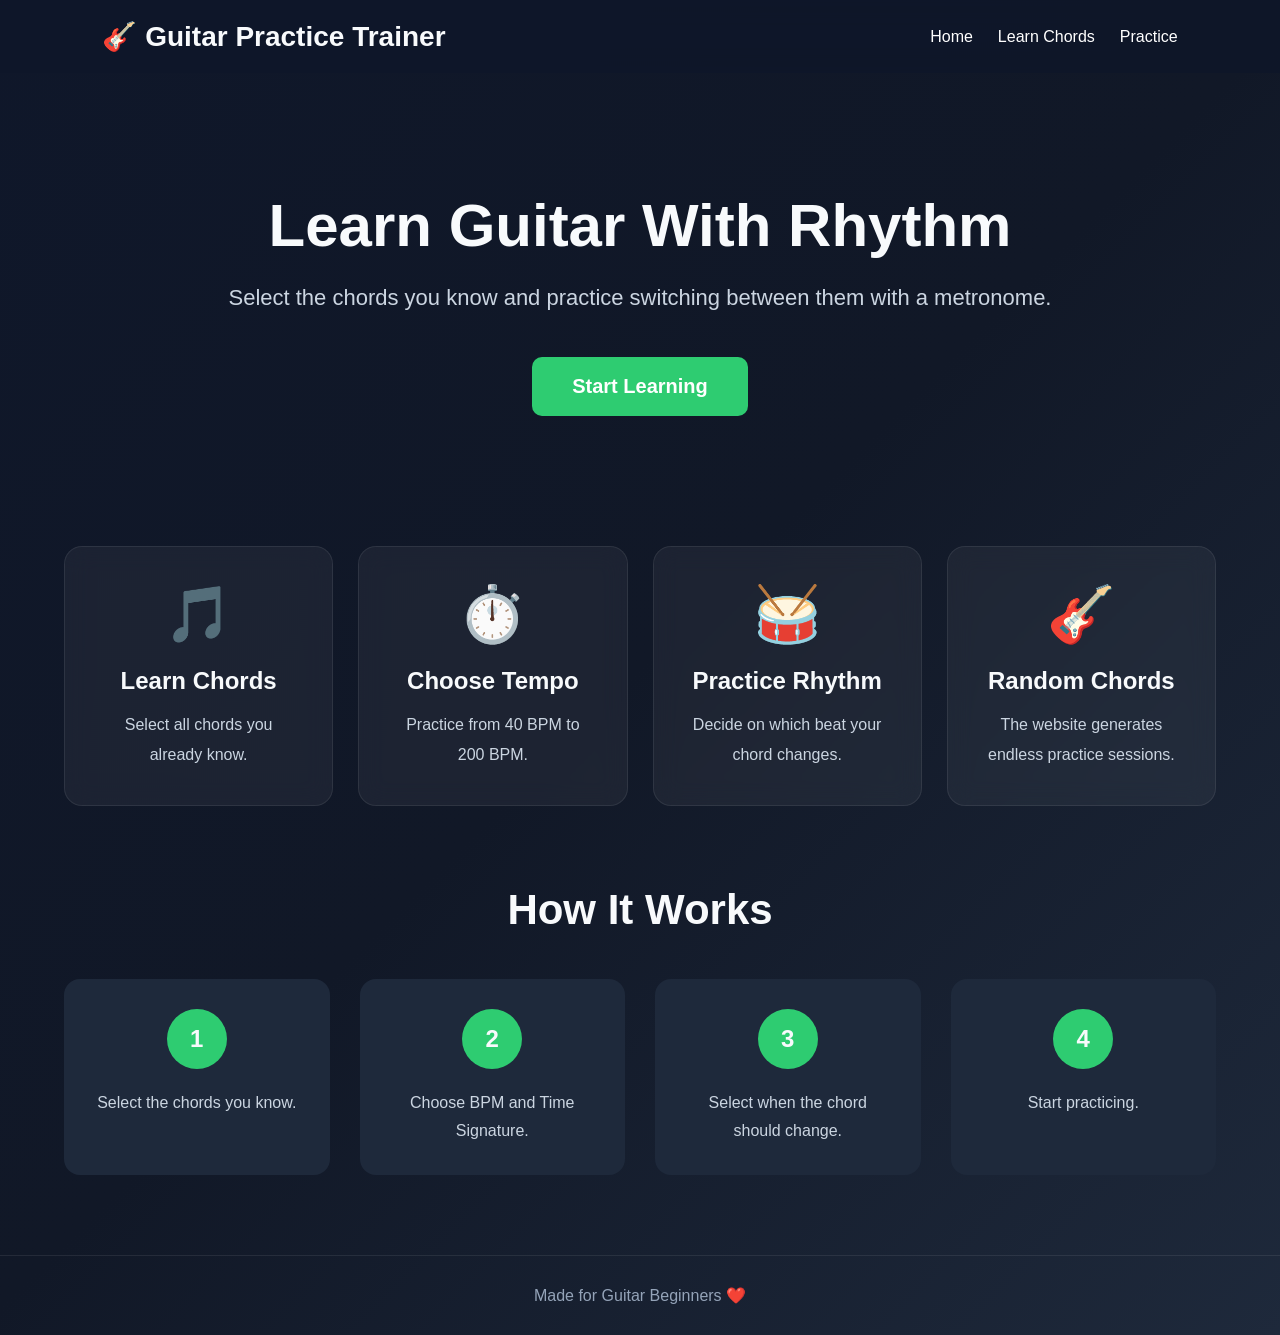
<file: index.html>
<!DOCTYPE html>
<html lang="en">

<head>

    <meta charset="UTF-8">
    <meta name="viewport" content="width=device-width, initial-scale=1.0">

    <title>Guitar Practice Trainer</title>

    <link rel="stylesheet" href="css/style.css">

</head>

<body>

    <nav>

        <div class="logo">

            🎸 Guitar Practice Trainer

        </div>

        <div class="nav-links">

            <a href="index.html">Home</a>
            <a href="learn.html">Learn Chords</a>
            <a href="practice.html">Practice</a>

        </div>

    </nav>

    <header>

        <h1>
            Learn Guitar With Rhythm
        </h1>

        <p>

            Select the chords you know and practice switching between them
            with a metronome.

        </p>

        <a href="learn.html" class="start-button">

            Start Learning

        </a>

    </header>

    <section class="features">

        <div class="feature">

            <div class="icon">🎵</div>

            <h2>Learn Chords</h2>

            <p>

                Select all chords you already know.

            </p>

        </div>

        <div class="feature">

            <div class="icon">⏱️</div>

            <h2>Choose Tempo</h2>

            <p>

                Practice from 40 BPM to 200 BPM.

            </p>

        </div>

        <div class="feature">

            <div class="icon">🥁</div>

            <h2>Practice Rhythm</h2>

            <p>

                Decide on which beat your chord changes.

            </p>

        </div>

        <div class="feature">

            <div class="icon">🎸</div>

            <h2>Random Chords</h2>

            <p>

                The website generates endless practice sessions.

            </p>

        </div>

    </section>

    <section class="how-it-works">

        <h2>

            How It Works

        </h2>

        <div class="steps">

            <div>

                <h3>1</h3>

                <p>Select the chords you know.</p>

            </div>

            <div>

                <h3>2</h3>

                <p>Choose BPM and Time Signature.</p>

            </div>

            <div>

                <h3>3</h3>

                <p>Select when the chord should change.</p>

            </div>

            <div>

                <h3>4</h3>

                <p>Start practicing.</p>

            </div>

        </div>

    </section>

    <footer>

        Made for Guitar Beginners ❤️

    </footer>

</body>

</html>
</file>
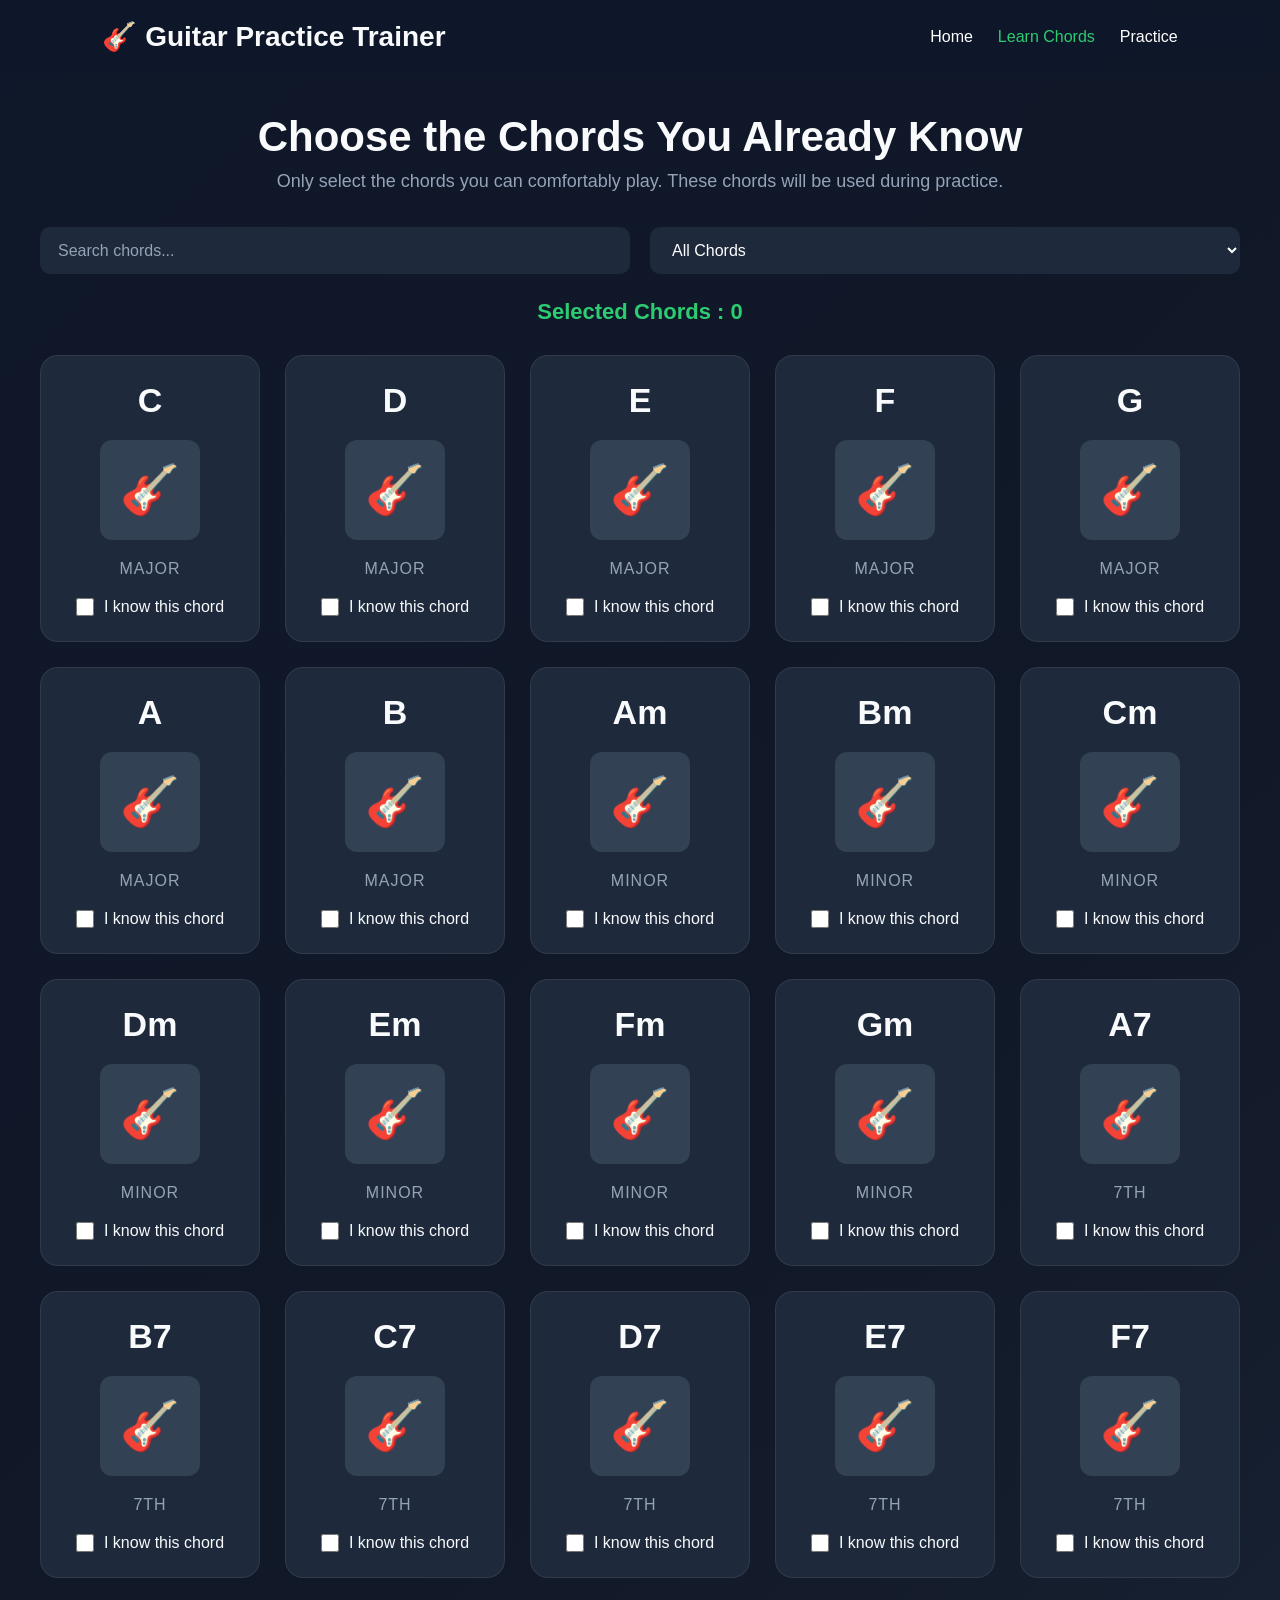
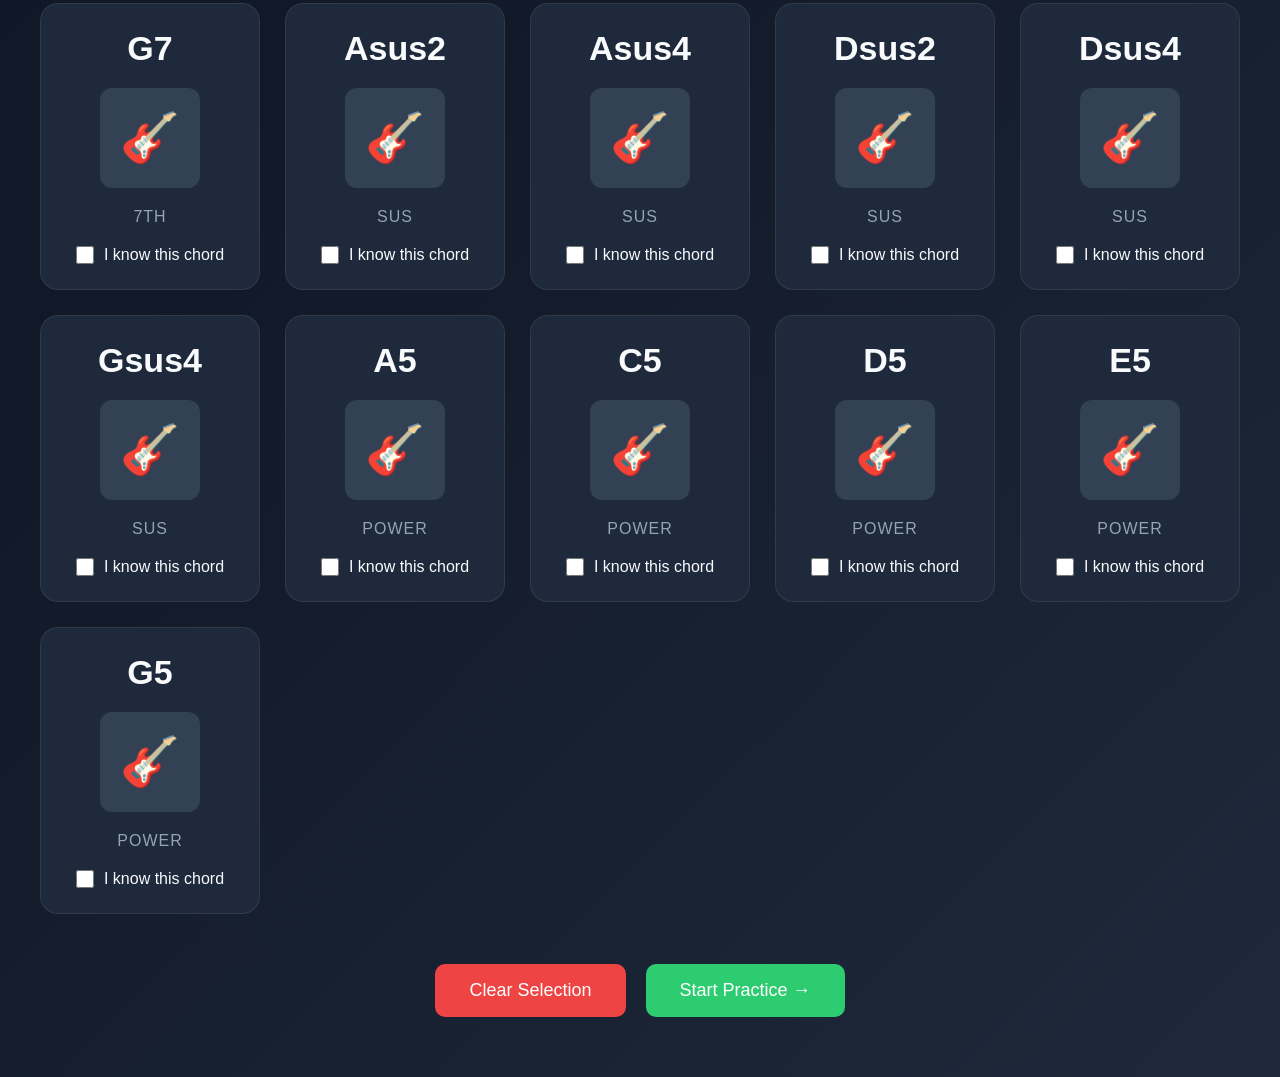
<file: learn.html>
<!DOCTYPE html>
<html lang="en">

<head>

    <meta charset="UTF-8">
    <meta name="viewport" content="width=device-width, initial-scale=1.0">

    <title>Learn Chords | Guitar Practice Trainer</title>

    <link rel="stylesheet" href="css/style.css">
    <link rel="stylesheet" href="css/learn.css">

</head>

<body>

    <nav>

        <div class="logo">
            🎸 Guitar Practice Trainer
        </div>

        <div class="nav-links">
            <a href="index.html">Home</a>
            <a href="learn.html" class="active">Learn Chords</a>
            <a href="practice.html">Practice</a>
        </div>

    </nav>

    <main class="container">

        <h1>Choose the Chords You Already Know</h1>

        <p class="subtitle">

            Only select the chords you can comfortably play.
            These chords will be used during practice.

        </p>

        <div class="top-controls">

            <input
                type="text"
                id="search"
                placeholder="Search chords...">

            <select id="filter">

                <option value="all">All Chords</option>
                <option value="major">Major</option>
                <option value="minor">Minor</option>
                <option value="7th">7th</option>

            </select>

        </div>

        <div id="selectedCounter">

            Selected Chords :
            <span id="count">0</span>

        </div>

        <div id="chordGrid" class="grid">

            <!-- Generated by JavaScript -->

        </div>

        <div class="bottomButtons">

            <button id="clearBtn">

                Clear Selection

            </button>

            <button id="practiceBtn">

                Start Practice →

            </button>

        </div>

    </main>

<script src="js/chords.js"></script>

</body>

</html>
</file>
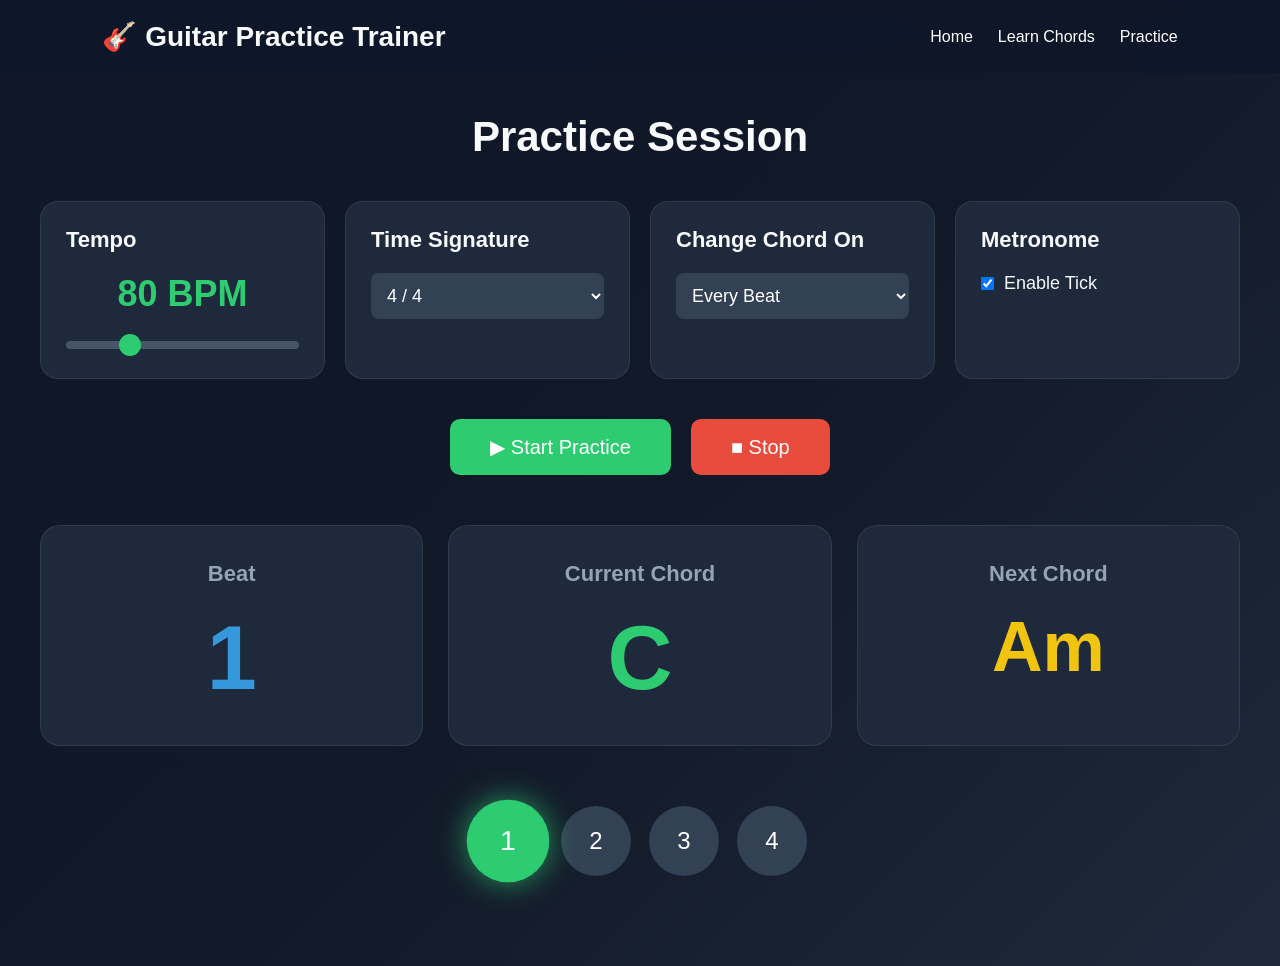
<file: practice.html>
<!DOCTYPE html>
<html lang="en">

<head>

    <meta charset="UTF-8">
    <meta name="viewport"
          content="width=device-width, initial-scale=1.0">

    <title>Practice | Guitar Practice Trainer</title>

    <link rel="stylesheet" href="css/style.css">
    <link rel="stylesheet" href="css/practice.css">

</head>

<body>

<nav>

    <div class="logo">
        🎸 Guitar Practice Trainer
    </div>

    <div class="nav-links">

        <a href="index.html">Home</a>
        <a href="learn.html">Learn Chords</a>
        <a href="practice.html">Practice</a>

    </div>

</nav>

<div class="container">

    <h1>Practice Session</h1>

    <div class="settings">

        <!-- BPM -->

        <div class="setting-card">

            <h2>Tempo</h2>

            <div id="bpmValue">80 BPM</div>

            <input
                id="bpmSlider"
                type="range"
                min="40"
                max="200"
                value="80">

        </div>

        <!-- Time Signature -->

        <div class="setting-card">

            <h2>Time Signature</h2>

            <select id="timeSignature">

                <option value="2">2 / 4</option>
                <option value="3">3 / 4</option>
                <option value="4" selected>4 / 4</option>
                <option value="6">6 / 8</option>

            </select>

        </div>

        <!-- Change Beat -->

        <div class="setting-card">

            <h2>Change Chord On</h2>

            <select id="changeBeat">

                <option value="1">Every Beat</option>
                <option value="2">Beat 2</option>
                <option value="3">Beat 3</option>
                <option value="4">Beat 4</option>
                <option value="6">Beat 6</option>

            </select>

        </div>

        <!-- Metronome -->

        <div class="setting-card">

            <h2>Metronome</h2>

            <label>

                <input
                    id="metronome"
                    type="checkbox"
                    checked>

                Enable Tick

            </label>

        </div>

    </div>

    <div class="buttons">

        <button id="startBtn">

            ▶ Start Practice

        </button>

        <button id="stopBtn">

            ■ Stop

        </button>

    </div>

    <div class="practice-area">

        <div class="beat-box">

            <h3>Beat</h3>

            <div id="beatNumber">

                1

            </div>

        </div>

        <div class="chord-box">

            <h3>Current Chord</h3>

            <div id="currentChord">

                C

            </div>

        </div>

        <div class="next-box">

            <h3>Next Chord</h3>

            <div id="nextChord">

                G

            </div>

        </div>

    </div>

    <div class="beat-indicator">

        <div class="circle" id="b1">1</div>
        <div class="circle" id="b2">2</div>
        <div class="circle" id="b3">3</div>
        <div class="circle" id="b4">4</div>
        <div class="circle" id="b5">5</div>
        <div class="circle" id="b6">6</div>

    </div>

</div>

<script src="js/practice.js"></script>

</body>

</html>
</file>
<file: css/style.css>
/* ===========================
   Guitar Practice Trainer
   style.css
=========================== */

* {
    margin: 0;
    padding: 0;
    box-sizing: border-box;
}

:root{
    --primary:#2ecc71;
    --secondary:#27ae60;
    --accent:#3498db;
    --background:#0f172a;
    --card:#1e293b;
    --card-light:#334155;
    --text:#f8fafc;
    --muted:#cbd5e1;
}

body{

    font-family: "Segoe UI", Tahoma, Geneva, Verdana, sans-serif;

    background: linear-gradient(135deg,#0f172a,#111827,#1e293b);

    color: var(--text);

    min-height:100vh;

}

/* ===========================
   NAVBAR
=========================== */

nav{

    display:flex;

    justify-content:space-between;

    align-items:center;

    padding:20px 8%;

    background:rgba(15,23,42,.9);

    backdrop-filter:blur(12px);

    position:sticky;

    top:0;

    z-index:100;

}

.logo{

    font-size:28px;

    font-weight:bold;

}

.nav-links{

    display:flex;

    gap:25px;

}

.nav-links a{

    color:white;

    text-decoration:none;

    transition:.3s;

    font-weight:500;

}

.nav-links a:hover{

    color:var(--primary);

}

/* ===========================
   HERO
=========================== */

header{

    max-width:900px;

    margin:auto;

    text-align:center;

    padding:120px 20px 90px;

}

header h1{

    font-size:60px;

    margin-bottom:20px;

    line-height:1.1;

}

header p{

    color:var(--muted);

    font-size:22px;

    line-height:38px;

    margin-bottom:40px;

}

.start-button{

    display:inline-block;

    background:var(--primary);

    color:white;

    text-decoration:none;

    padding:18px 40px;

    border-radius:10px;

    font-size:20px;

    font-weight:bold;

    transition:.3s;

}

.start-button:hover{

    background:var(--secondary);

    transform:translateY(-3px);

    box-shadow:0 12px 25px rgba(0,0,0,.35);

}

/* ===========================
   FEATURES
=========================== */

.features{

    width:min(1200px,90%);

    margin:40px auto;

    display:grid;

    grid-template-columns:repeat(auto-fit,minmax(250px,1fr));

    gap:25px;

}

.feature{

    background:rgba(255,255,255,.05);

    border:1px solid rgba(255,255,255,.08);

    border-radius:18px;

    padding:35px;

    text-align:center;

    transition:.35s;

    backdrop-filter:blur(12px);

}

.feature:hover{

    transform:translateY(-8px);

    background:rgba(255,255,255,.08);

}

.icon{

    font-size:55px;

    margin-bottom:20px;

}

.feature h2{

    margin-bottom:15px;

}

.feature p{

    color:var(--muted);

    line-height:30px;

}

/* ===========================
   HOW IT WORKS
=========================== */

.how-it-works{

    width:min(1200px,90%);

    margin:80px auto;

    text-align:center;

}

.how-it-works h2{

    font-size:42px;

    margin-bottom:45px;

}

.steps{

    display:grid;

    grid-template-columns:repeat(auto-fit,minmax(200px,1fr));

    gap:30px;

}

.steps div{

    background:var(--card);

    padding:30px;

    border-radius:16px;

    transition:.3s;

}

.steps div:hover{

    transform:scale(1.05);

}

.steps h3{

    width:60px;

    height:60px;

    border-radius:50%;

    background:var(--primary);

    display:flex;

    justify-content:center;

    align-items:center;

    margin:auto;

    margin-bottom:20px;

    font-size:24px;

}

.steps p{

    color:var(--muted);

    line-height:28px;

}

/* ===========================
   FOOTER
=========================== */

footer{

    margin-top:80px;

    text-align:center;

    padding:30px;

    color:#94a3b8;

    border-top:1px solid rgba(255,255,255,.08);

}

/* ===========================
   RESPONSIVE
=========================== */

@media(max-width:900px){

    nav{

        flex-direction:column;

        gap:20px;

    }

    header h1{

        font-size:42px;

    }

    header p{

        font-size:18px;

        line-height:30px;

    }

    .start-button{

        width:100%;

        max-width:300px;

    }

}

@media(max-width:600px){

    .nav-links{

        flex-wrap:wrap;

        justify-content:center;

    }

    header{

        padding-top:70px;

    }

    header h1{

        font-size:34px;

    }

    .icon{

        font-size:42px;

    }

}
</file>
<file: css/learn.css>
/* ==========================================
   Guitar Practice Trainer
   learn.css
========================================== */

.container {
    width: min(1200px, 95%);
    margin: auto;
    padding: 40px 0 60px;
}

.container h1 {
    text-align: center;
    font-size: 42px;
    margin-bottom: 10px;
}

.subtitle {
    text-align: center;
    color: #94a3b8;
    margin-bottom: 35px;
    font-size: 18px;
}

/* =======================
   SEARCH & FILTER
======================= */

.top-controls {
    display: flex;
    gap: 20px;
    margin-bottom: 25px;
    flex-wrap: wrap;
}

.top-controls input,
.top-controls select {

    flex: 1;

    padding: 14px 18px;

    border: none;

    border-radius: 10px;

    background: #1e293b;

    color: white;

    font-size: 16px;

}

.top-controls input::placeholder {

    color: #94a3b8;

}

.top-controls input:focus,
.top-controls select:focus {

    outline: 2px solid #2ecc71;

}

/* =======================
   COUNTER
======================= */

#selectedCounter {

    text-align: center;

    font-size: 22px;

    margin-bottom: 30px;

    color: #2ecc71;

    font-weight: bold;

}

/* =======================
   GRID
======================= */

.grid {

    display: grid;

    grid-template-columns: repeat(auto-fill, minmax(220px, 1fr));

    gap: 25px;

}

/* =======================
   CHORD CARD
======================= */

.chord-card {

    background: #1e293b;

    border-radius: 18px;

    padding: 25px;

    text-align: center;

    transition: .3s;

    border: 1px solid rgba(255,255,255,.08);

}

.chord-card:hover {

    transform: translateY(-8px);

    box-shadow: 0 10px 30px rgba(0,0,0,.35);

    border-color: #2ecc71;

}

.chord-card h2 {

    font-size: 34px;

    margin-bottom: 20px;

}

.diagram {

    width: 100px;

    height: 100px;

    margin: auto;

    margin-bottom: 20px;

    border-radius: 12px;

    background: #334155;

    display: flex;

    justify-content: center;

    align-items: center;

    font-size: 48px;

}

.chord-card p {

    color: #94a3b8;

    margin-bottom: 20px;

    text-transform: uppercase;

    letter-spacing: 1px;

}

.chord-card label {

    display: flex;

    justify-content: center;

    align-items: center;

    gap: 10px;

    cursor: pointer;

    font-size: 16px;

}

.chord-card input[type="checkbox"] {

    width: 18px;

    height: 18px;

    accent-color: #2ecc71;

}

/* =======================
   BUTTONS
======================= */

.bottomButtons {

    display: flex;

    justify-content: center;

    gap: 20px;

    margin-top: 50px;

    flex-wrap: wrap;

}

.bottomButtons button {

    border: none;

    padding: 16px 34px;

    border-radius: 10px;

    font-size: 18px;

    cursor: pointer;

    transition: .3s;

}

#clearBtn {

    background: #ef4444;

    color: white;

}

#clearBtn:hover {

    background: #dc2626;

}

#practiceBtn {

    background: #2ecc71;

    color: white;

}

#practiceBtn:hover {

    background: #27ae60;

}

/* =======================
   ACTIVE NAV
======================= */

.nav-links .active {

    color: #2ecc71;

}

/* =======================
   RESPONSIVE
======================= */

@media (max-width: 768px) {

    .container h1 {

        font-size: 32px;

    }

    .top-controls {

        flex-direction: column;

    }

    .grid {

        grid-template-columns: repeat(auto-fill, minmax(170px, 1fr));

    }

    .diagram {

        width: 80px;

        height: 80px;

        font-size: 38px;

    }

    .chord-card h2 {

        font-size: 28px;

    }

}

@media (max-width: 480px) {

    .grid {

        grid-template-columns: 1fr;

    }

    .bottomButtons {

        flex-direction: column;

    }

    .bottomButtons button {

        width: 100%;

    }

}
</file>
<file: css/practice.css>
/* ==========================================
   Guitar Practice Trainer
   practice.css
========================================== */

.container{
    width:min(1200px,95%);
    margin:auto;
    padding:40px 0;
}

.container h1{
    text-align:center;
    font-size:42px;
    margin-bottom:40px;
}

/* ================= SETTINGS ================= */

.settings{

    display:grid;
    grid-template-columns:repeat(auto-fit,minmax(250px,1fr));
    gap:20px;
    margin-bottom:40px;

}

.setting-card{

    background:#1e293b;
    border-radius:18px;
    padding:25px;
    border:1px solid rgba(255,255,255,.08);

}

.setting-card h2{

    margin-bottom:20px;
    font-size:22px;

}

.setting-card input[type=range]{

    width:100%;

}

.setting-card select{

    width:100%;
    padding:12px;
    font-size:18px;

    border:none;

    border-radius:8px;

    background:#334155;

    color:white;

}

.setting-card label{

    font-size:18px;

    display:flex;

    align-items:center;

    gap:10px;

}

#bpmValue{

    text-align:center;

    font-size:36px;

    margin-bottom:20px;

    color:#2ecc71;

    font-weight:bold;

}

/* ================= BUTTONS ================= */

.buttons{

    display:flex;

    justify-content:center;

    gap:20px;

    margin-bottom:50px;

}

.buttons button{

    border:none;

    cursor:pointer;

    font-size:20px;

    padding:16px 40px;

    border-radius:10px;

    transition:.3s;

}

#startBtn{

    background:#2ecc71;

    color:white;

}

#startBtn:hover{

    background:#27ae60;

}

#stopBtn{

    background:#e74c3c;

    color:white;

}

#stopBtn:hover{

    background:#c0392b;

}

/* ================= PRACTICE DISPLAY ================= */

.practice-area{

    display:grid;

    grid-template-columns:repeat(auto-fit,minmax(300px,1fr));

    gap:25px;

    margin-bottom:60px;

}

.beat-box,
.chord-box,
.next-box{

    background:#1e293b;

    border-radius:20px;

    padding:35px;

    text-align:center;

    border:1px solid rgba(255,255,255,.08);

}

.practice-area h3{

    margin-bottom:20px;

    color:#94a3b8;

    font-size:22px;

}

#beatNumber{

    font-size:90px;

    font-weight:bold;

    color:#3498db;

}

#currentChord{

    font-size:90px;

    font-weight:bold;

    color:#2ecc71;

}

#nextChord{

    font-size:70px;

    color:#f1c40f;

    font-weight:bold;

}

/* ================= BEAT INDICATOR ================= */

.beat-indicator{

    display:flex;

    justify-content:center;

    flex-wrap:wrap;

    gap:18px;

    margin-bottom:50px;

}

.circle{

    width:70px;

    height:70px;

    border-radius:50%;

    background:#334155;

    color:white;

    display:flex;

    justify-content:center;

    align-items:center;

    font-size:24px;

    transition:.25s;

}

.circle.active{

    background:#2ecc71;

    transform:scale(1.18);

    box-shadow:0 0 25px rgba(46,204,113,.7);

}

/* ================= CHORD CHANGE FLASH ================= */

.flash{

    animation:flash .35s ease;

}

@keyframes flash{

    0%{

        transform:scale(1);

    }

    50%{

        transform:scale(1.2);

    }

    100%{

        transform:scale(1);

    }

}

/* ================= SLIDER ================= */

input[type=range]{

    appearance:none;

    height:8px;

    background:#475569;

    border-radius:10px;

}

input[type=range]::-webkit-slider-thumb{

    appearance:none;

    width:22px;

    height:22px;

    border-radius:50%;

    background:#2ecc71;

    cursor:pointer;

}

/* ================= RESPONSIVE ================= */

@media(max-width:900px){

    .practice-area{

        grid-template-columns:1fr;

    }

    #currentChord{

        font-size:70px;

    }

    #nextChord{

        font-size:55px;

    }

    #beatNumber{

        font-size:70px;

    }

}

@media(max-width:600px){

    .buttons{

        flex-direction:column;

    }

    .buttons button{

        width:100%;

    }

    .circle{

        width:55px;

        height:55px;

        font-size:18px;

    }

    #currentChord{

        font-size:56px;

    }

    #nextChord{

        font-size:42px;

    }

}
</file>
